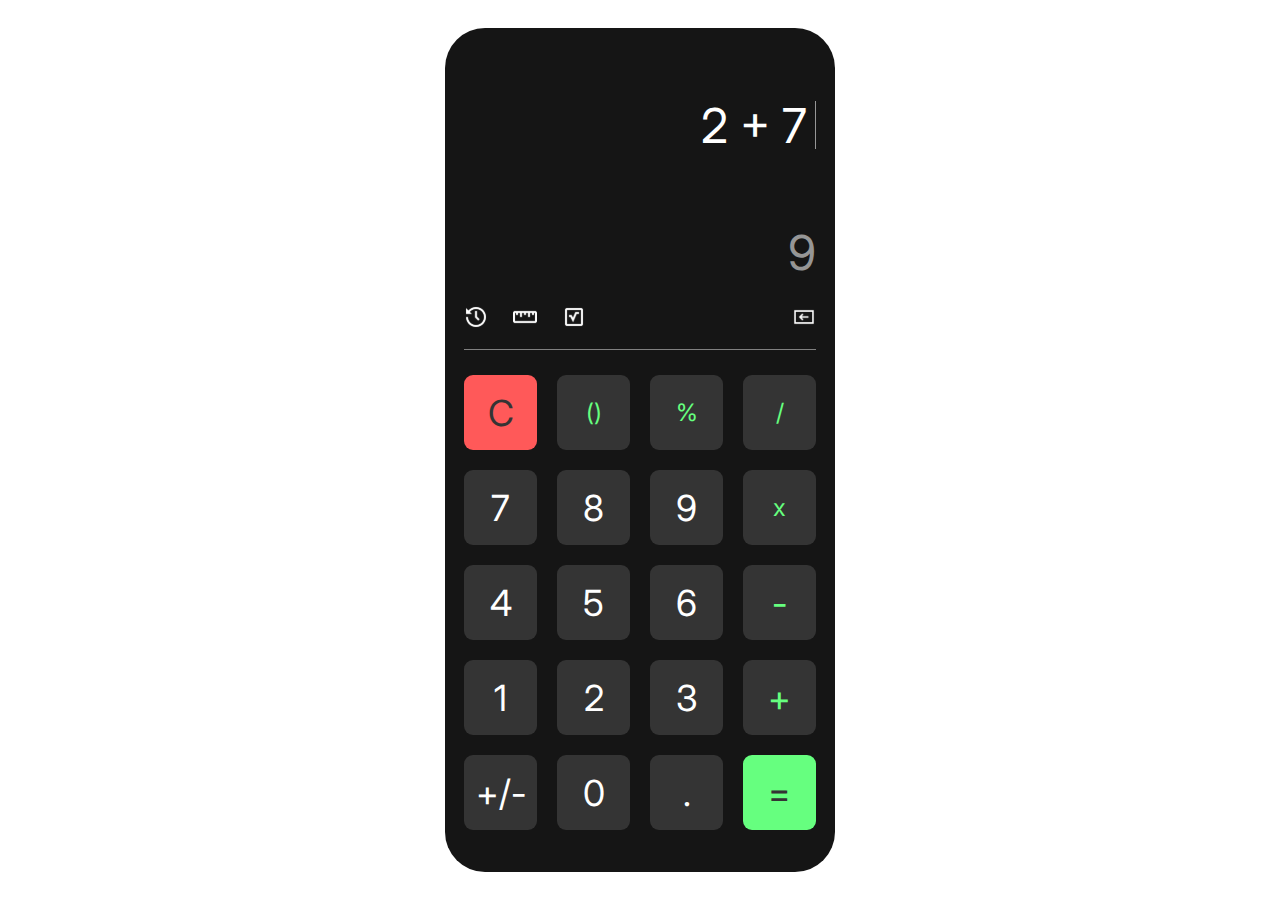
<file: calculator-ui/index.html>
<!DOCTYPE html>
<html lang="en">
  <head>
    <meta charset="UTF-8" />
    <meta name="viewport" content="width=device-width, initial-scale=1.0" />
    <link rel="stylesheet" href="./style.css" />
    <link rel="preconnect" href="https://fonts.googleapis.com" />
    <link rel="preconnect" href="https://fonts.gstatic.com" crossorigin />
    <link
      href="https://fonts.googleapis.com/css2?family=Inter:wght@100..900&display=swap"
      rel="stylesheet"
    />
    <title>Document</title>
  </head>
  <body>
    <div class="wrapper">
      <div class="main-container">
        <div class="screen">
          <div class="calculation">2 + 7</div>
          <div class="result">9</div>
          <div class="footer">
            <div class="left">
              <img src="./img/time.svg" alt="time" />
              <img src="./img/ruler.svg" alt="ruler" />
              <img src="./img/root.svg" alt="root" />
            </div>
            <div class="right">
              <img src="./img/backspace.svg" alt="backspace" />
            </div>
          </div>
        </div>
        <div class="buttons">
          <ul>
            <li id="reset" class="icons">C</li>
            <li class="icons icons-small">()</li>
            <li class="icons icons-small">%</li>
            <li class="icons icons-small">/</li>
            <li>7</li>
            <li>8</li>
            <li>9</li>
            <li class="icons icons-small">x</li>
            <li>4</li>
            <li>5</li>
            <li>6</li>
            <li class="icons">-</li>
            <li>1</li>
            <li>2</li>
            <li>3</li>
            <li class="icons">+</li>
            <li>+/-</li>
            <li>0</li>
            <li>.</li>
            <li id="equals" class="icons">=</li>
          </ul>
        </div>
      </div>
    </div>
  </body>
</html>
</file>
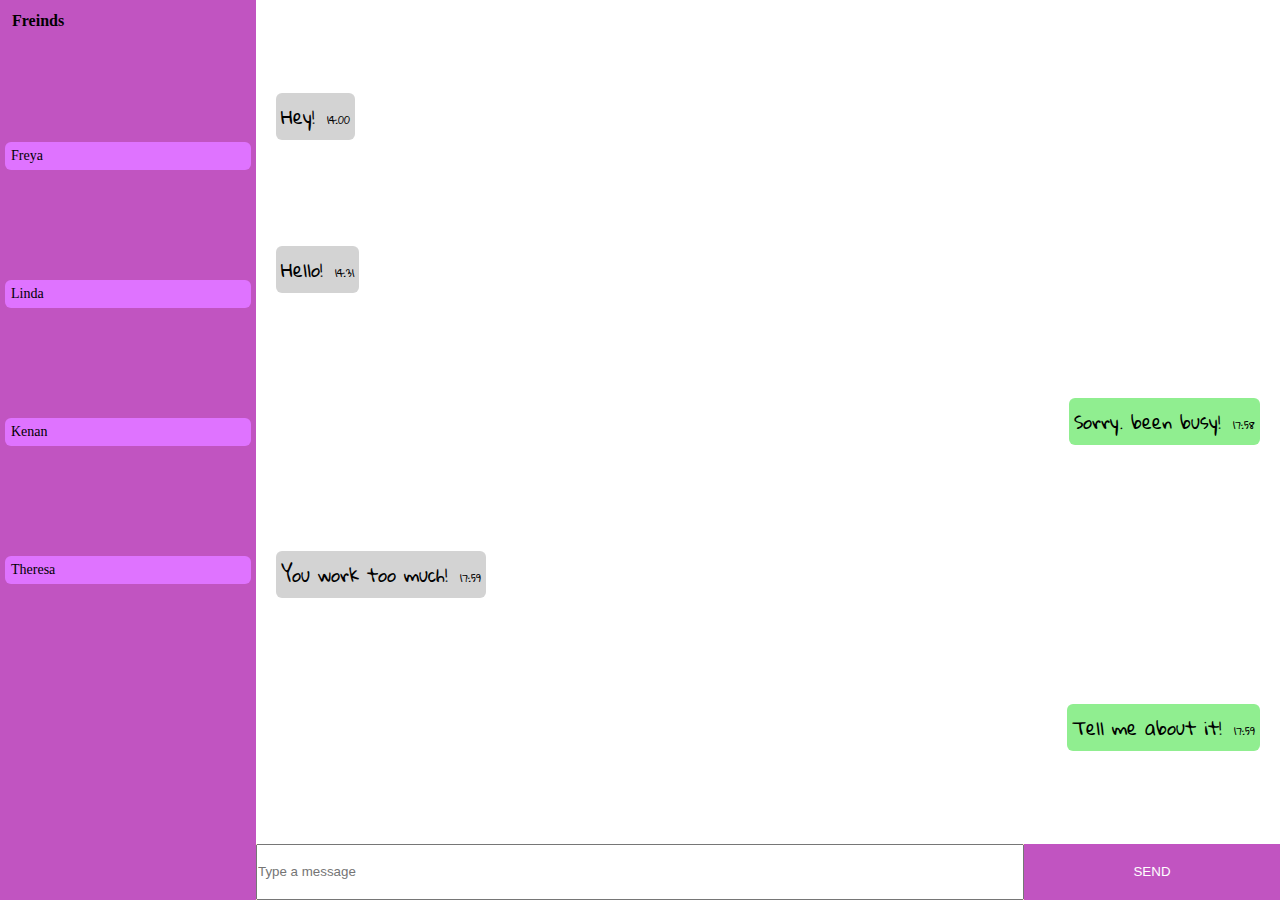
<file: CSS Grid/index.html>
<!DOCTYPE html>
<html lang="en">
  <head>
    <meta charset="UTF-8" />
    <meta name="viewport" content="width=device-width, initial-scale=1.0" />
    <link rel="preconnect" href="https://fonts.googleapis.com" />
    <link rel="preconnect" href="https://fonts.gstatic.com" crossorigin />
    <link
      href="https://fonts.googleapis.com/css2?family=Gloria+Hallelujah&display=swap"
      rel="stylesheet"
    />
    <link rel="stylesheet" href="style.css" />
    <title>Document</title>
  </head>
  <body>
    <div id="container">
      <div class="contacts">
        <h2>Freinds</h2>
        <div class="contacts-list">
          <div class="contact-item">Freya</div>
          <div class="contact-item">Linda</div>
          <div class="contact-item">Kenan</div>
          <div class="contact-item">Theresa</div>
        </div>
      </div>
      <div class="messages">
        <div class="received">
          <p class="message-item">Hey!<span>14:00</span></p>
        </div>
        <div class="received">
          <p class="message-item">Hello!<span>14:31</span></p>
        </div>
        <div class="sent">
          <p class="message-item">Sorry. been busy!<span>17:58</span></p>
        </div>
        <div class="received">
          <p class="message-item">You work too much!<span>17:59</span></p>
        </div>
        <div class="sent">
          <p class="message-item">Tell me about it!<span>17:59</span></p>
        </div>
      </div>

      <div class="msg-input">
        <input type="text" placeholder="Type a message" />
        <button>send</button>
      </div>
    </div>
  </body>
</html>
</file>
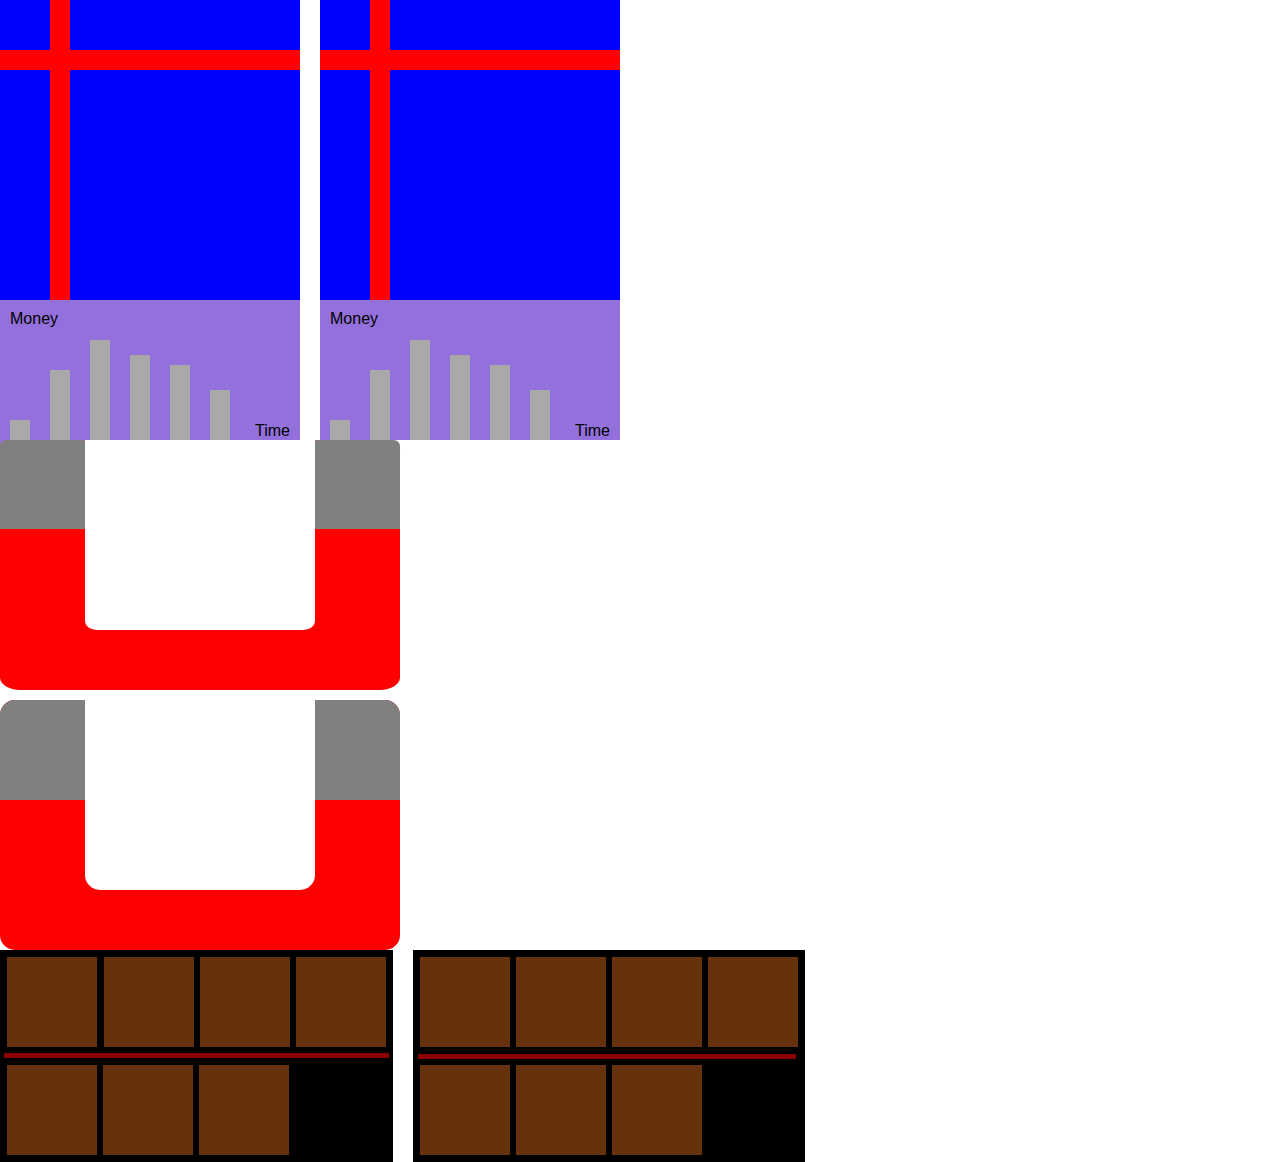
<file: css-positioning-exercises/index.html>
<!DOCTYPE html>
<html lang="en">
  <head>
    <meta charset="UTF-8" />
    <meta name="viewport" content="width=device-width, initial-scale=1.0" />
    <title>Document</title>
    <link rel="stylesheet" href="style.css" />
  </head>
  <body>
    <div class="exercise">
      <div id="parent">
        <div class="child" id="child-1"></div>
        <div class="child" id="child-2"></div>
      </div>
      <div class="container1">
        <div class="block1"></div>
        <div class="block2"></div>
        <div class="block3"></div>
        <div class="block4"></div>
      </div>
    </div>
    <div class="exercise">
      <div id="background">
        <div class="text" id="money">Money</div>
        <div class="text" id="time">Time</div>
        <div class="bar" id="bar-1"></div>
        <div class="bar" id="bar-2"></div>
        <div class="bar" id="bar-3"></div>
        <div class="bar" id="bar-4"></div>
        <div class="bar" id="bar-5"></div>
        <div class="bar" id="bar-6"></div>
      </div>
      <div class="container2">
        <div class="title">Money</div>
        <div class="subTitle">Time</div>
        <div class="myBar" id="myBar1"></div>
        <div class="myBar" id="myBar2"></div>
        <div class="myBar" id="myBar3"></div>
        <div class="myBar" id="myBar4"></div>
        <div class="myBar" id="myBar5"></div>
        <div class="myBar" id="myBar6"></div>
      </div>
    </div>
    <div id="red-background">
      <div class="silver-edges" id="edge-1"></div>
      <div class="silver-edges" id="edge-2"></div>
      <div id="white-space"></div>
    </div>
    <div class="exercise">
      <div class="container3">
        <div class="block-gray"></div>
        <div class="block-white"></div>
      </div>
    </div>
    <div class="exercise">
      <div id="chocolate">
        <div class="block" id="block-1"></div>
        <div class="block" id="block-2"></div>
        <div class="block" id="block-3"></div>
        <div class="block" id="block-4"></div>
        <div id="middle"></div>
        <div class="block" id="block-5"></div>
        <div class="block" id="block-6"></div>
        <div class="block" id="block-7"></div>
      </div>
      <div class="container4">
        <div class="row" id="rowTop">
          <div class="innerBlock"></div>
          <div class="innerBlock"></div>
          <div class="innerBlock"></div>
          <div class="innerBlock"></div>
        </div>
        <span class="redLine"></span>
        <div class="row" id="rowBottom">
          <div class="innerBlock"></div>
          <div class="innerBlock"></div>
          <div class="innerBlock"></div>
        </div>
      </div>
    </div>
  </body>
</html>
</file>
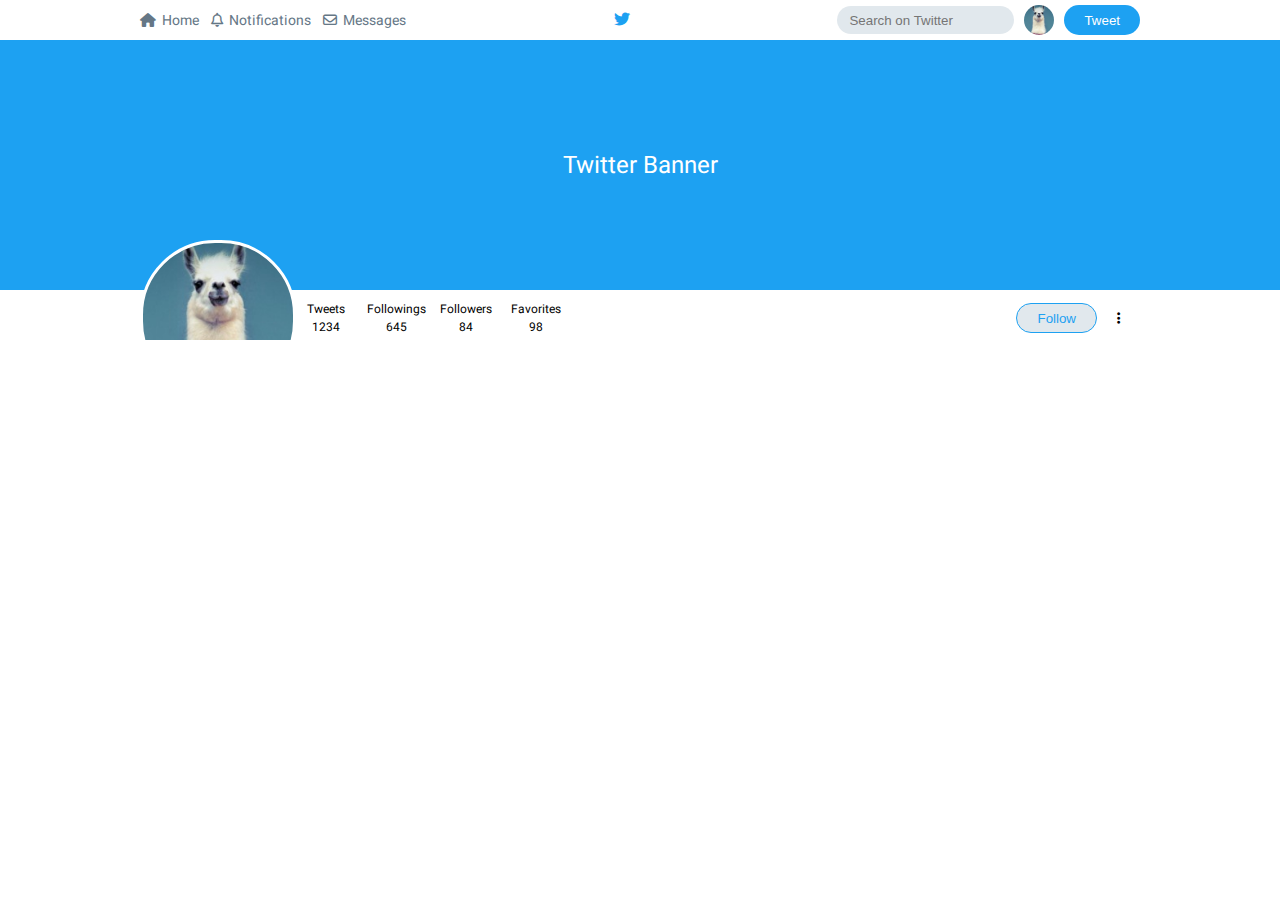
<file: tweeter/index.html>
<!DOCTYPE html>
<html lang="en">
  <head>
    <meta charset="UTF-8" />
    <meta name="viewport" content="width=device-width, initial-scale=1.0" />
    <link rel="stylesheet" href="style.css" />
    <link
      href="https://fonts.googleapis.com/css2?family=Heebo:wght@400;500;700&display=swap"
      rel="stylesheet"
    />
    <link
      rel="stylesheet"
      href="https://cdnjs.cloudflare.com/ajax/libs/font-awesome/6.0.0-beta2/css/all.min.css"
    />
    <title>Document</title>
  </head>
  <body>
    <div class="wrapper">
      <header>
        <div class="nav">
          <ul>
            <li><i class="fa-solid fa-house"></i>Home</li>
            <li><i class="fa-regular fa-bell"></i>Notifications</li>
            <li><i class="fa-regular fa-envelope"></i>Messages</li>
          </ul>
        </div>
        <div class="logo"><i class="fa-brands fa-twitter"></i></div>
        <div class="right-panel">
          <input type="text" placeholder="Search on Twitter" />
          <img class="avatar" src="./img/avatar.png" alt="" />
          <button>Tweet</button>
        </div>
      </header>
      <section class="banner">Twitter Banner</section>
      <section class="main">
        <div>
          <div class="avatar"></div>
          <div class="stats">
            <div class="stats-item">
              <div>Tweets</div>
              <div>1234</div>
            </div>
            <div class="stats-item">
              <div>Followings</div>
              <div>645</div>
            </div>
            <div class="stats-item">
              <div>Followers</div>
              <div>84</div>
            </div>
            <div class="stats-item">
              <div>Favorites</div>
              <div>98</div>
            </div>
          </div>
        </div>
        <div class="right-panel">
          <button class="follow">Follow</button>
          <button class="more">
            <i class="fa-solid fa-ellipsis-vertical"></i>
          </button>
        </div>
      </section>
    </div>
  </body>
</html>
</file>
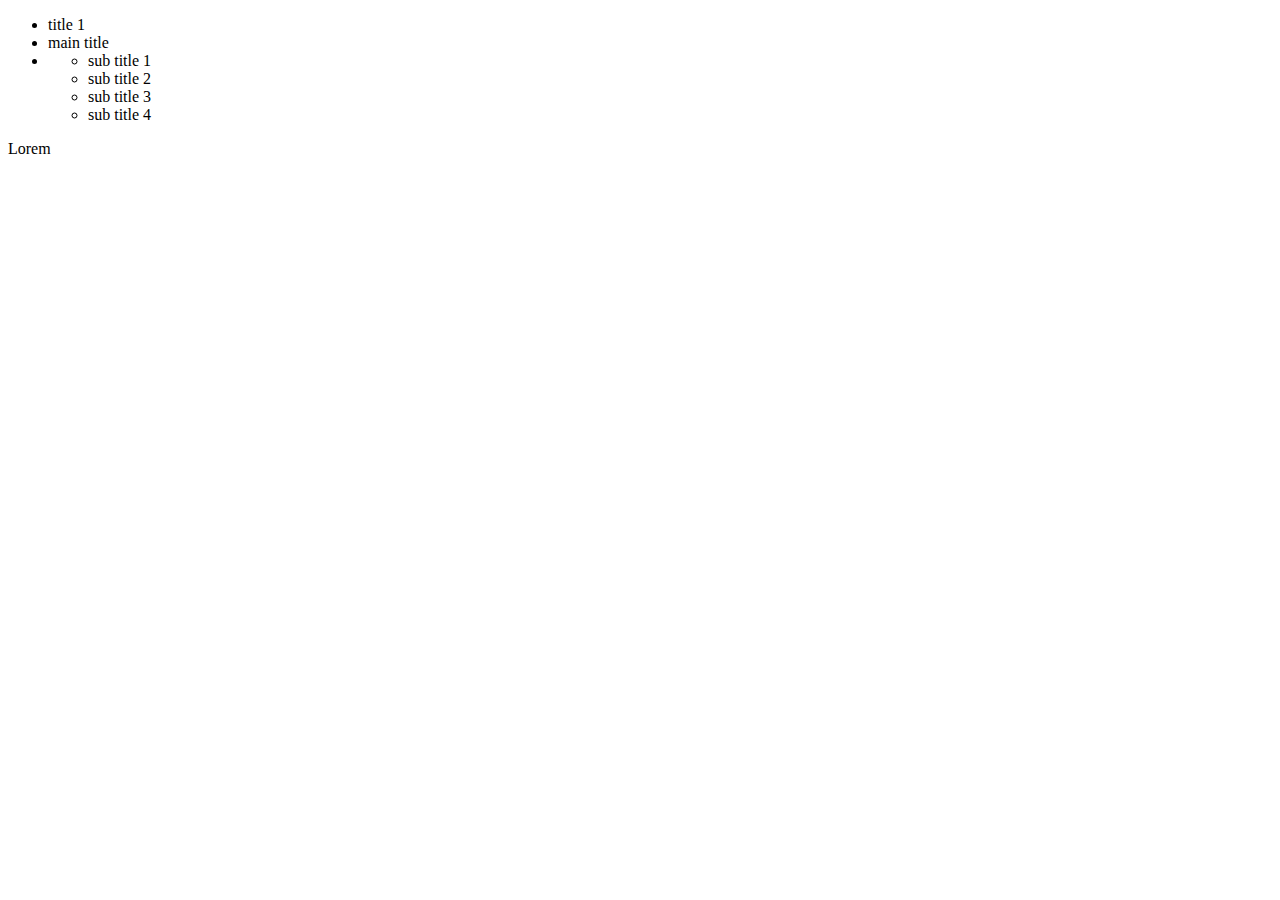
<file: js_exercises_04/index37.html>
<!DOCTYPE html>
<html lang="en">
  <head>
    <meta charset="UTF-8" />
    <meta name="viewport" content="width=device-width, initial-scale=1.0" />
    <title>Document</title>
    <script src="./37.js" defer></script>
  </head>
  <body>
    <ul>
      <li>title 1</li>
      <li class="start-here">title 2</li>
      <li>
        <ul>
          <li>sub title 1</li>
          <li>sub title 2</li>
          <li>sub title 3</li>
        </ul>
      </li>
      <li>title 3</li>
    </ul>
    <div>
      <p>Hello World!</p>
    </div>
  </body>
</html>
</file>
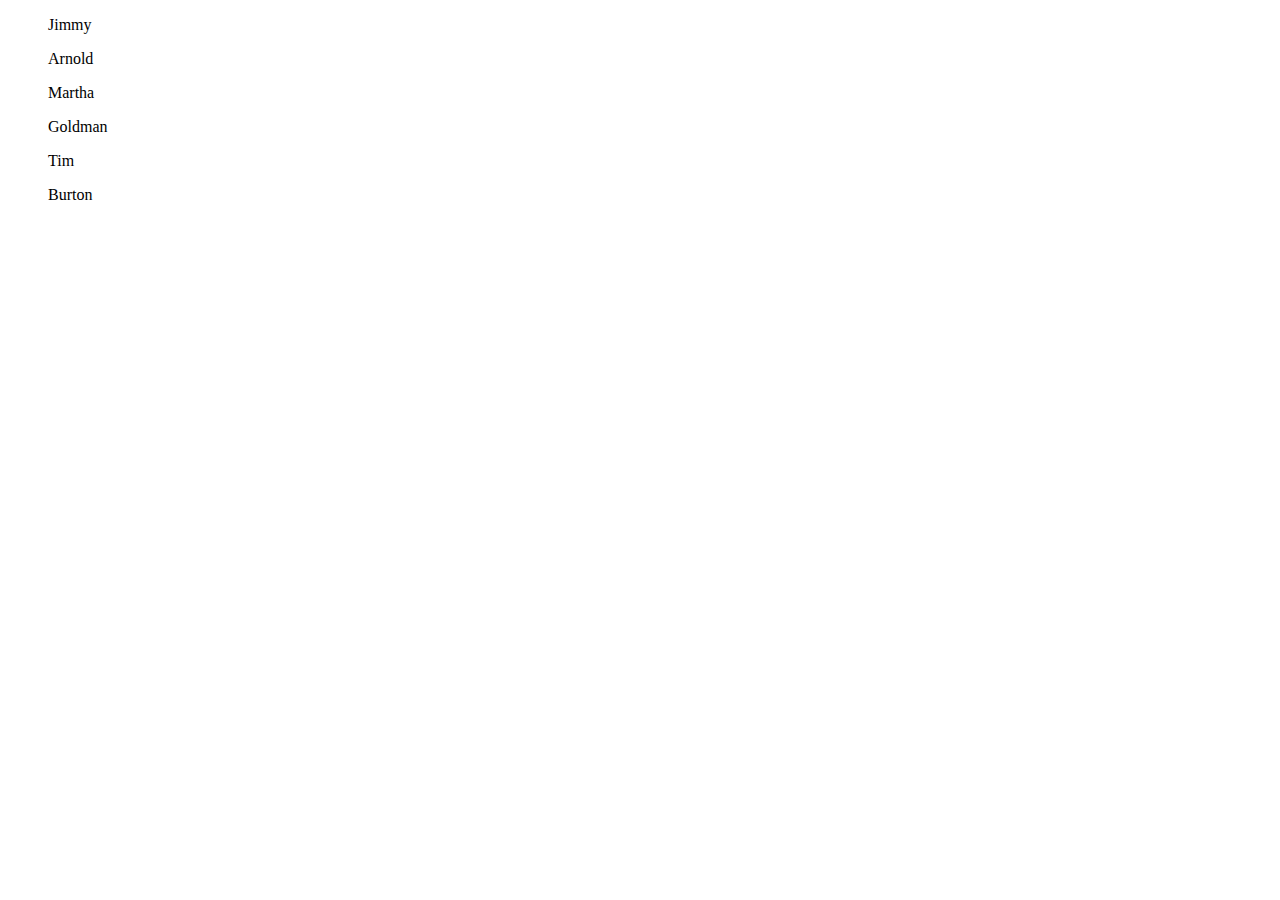
<file: js_exercises_04/index38.html>
<!DOCTYPE html>
<html lang="en">
  <head>
    <meta charset="UTF-8" />
    <meta name="viewport" content="width=device-width, initial-scale=1.0" />
    <script defer src="./38.js"></script>
    <title>Document</title>
  </head>
  <body>
    <ul id="users"></ul>
  </body>
</html>
</file>
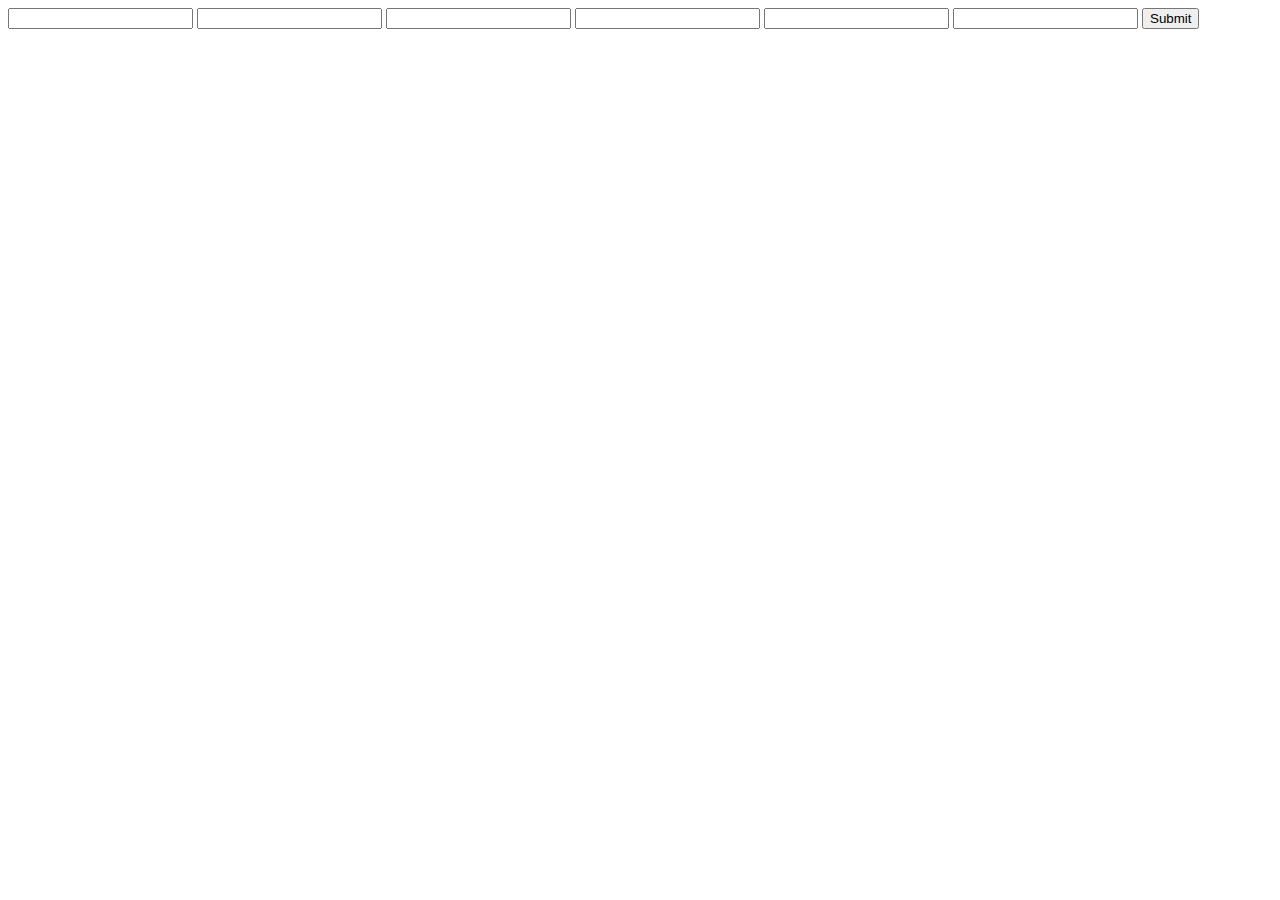
<file: js_exercises_04/index39.html>
<!DOCTYPE html>
<html lang="en">
  <head>
    <meta charset="UTF-8" />
    <meta name="viewport" content="width=device-width, initial-scale=1.0" />
    <script defer src="./39.js"></script>
    <title>Document</title>
  </head>
  <body>
    <form id="form">
      <input type="text" maxlength="1" />
      <input type="text" maxlength="1" />
      <input type="text" maxlength="1" />
      <input type="text" maxlength="1" />
      <input type="text" maxlength="1" />
      <input type="text" maxlength="1" />
      <button type="submit">Submit</button>
    </form>
  </body>
</html>
</file>
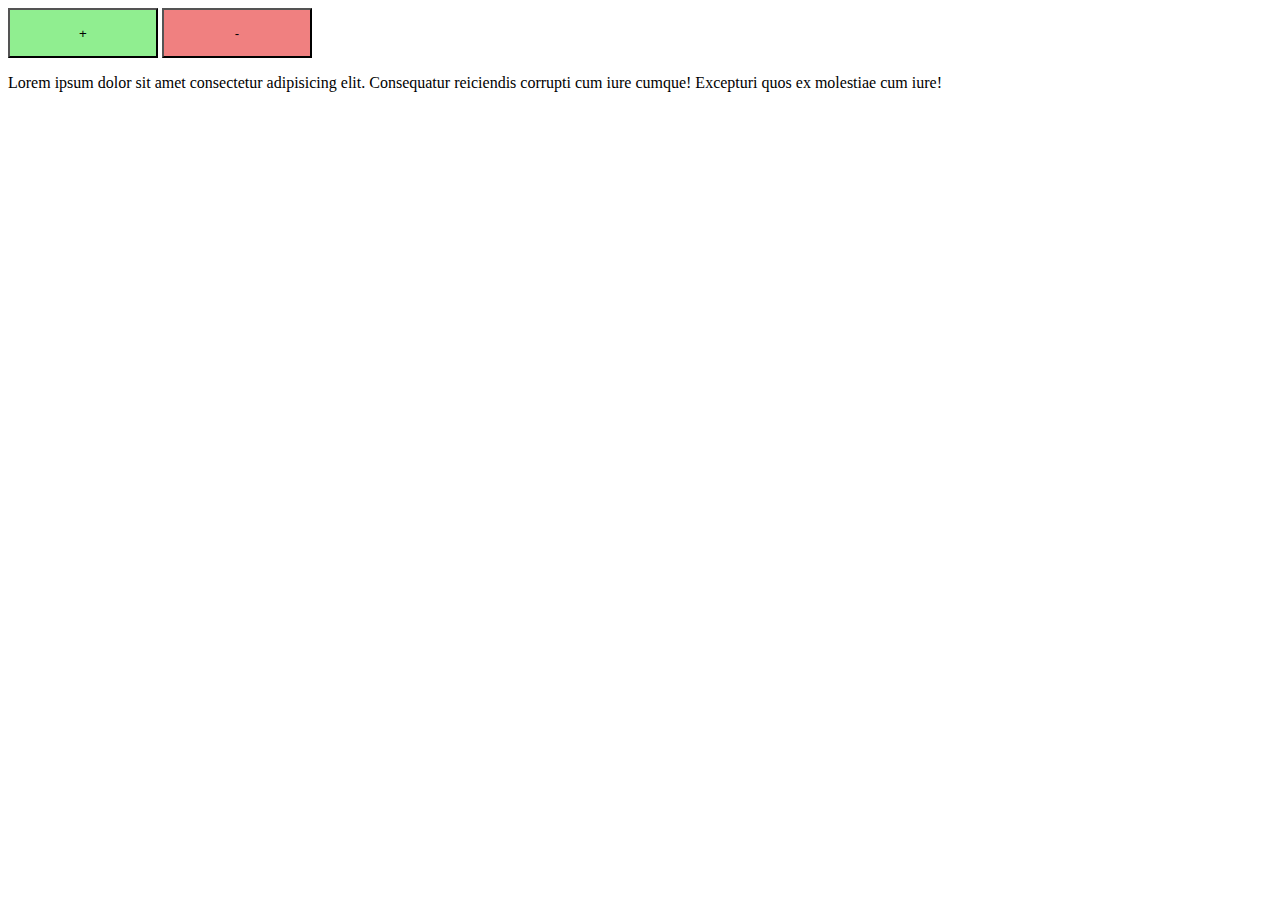
<file: js_exercises_04/index40.html>
<!DOCTYPE html>
<html lang="en">
  <head>
    <meta charset="UTF-8" />
    <meta name="viewport" content="width=device-width, initial-scale=1.0" />
    <script defer src="./40.js"></script>
    <title>Document</title>
  </head>
  <body>
    <button
      id="increase"
      style="width: 150px; height: 50px; background-color: lightgreen"
    >
      +
    </button>
    <button
      id="decrease"
      style="width: 150px; height: 50px; background-color: lightcoral"
    >
      -
    </button>
    <p>
      Lorem ipsum dolor sit amet consectetur adipisicing elit. Consequatur
      reiciendis corrupti cum iure cumque! Excepturi quos ex molestiae cum iure!
    </p>
  </body>
</html>
</file>
<file: calculator-ui/style.css>
body {
  padding: 0;
  margin: 0;
}

.wrapper {
  display: flex;
  align-items: center;
  justify-content: center;
  height: 100vh;
}

.main-container {
  width: 390px;
  height: 844px;
  background-color: #151515;
  border-radius: 40px;
  padding: 0 19px;
  box-sizing: border-box;
}

.screen {
  width: 100%;
  height: 322px;
  border-bottom: 1px solid gray;
  box-sizing: border-box;
  display: flex;
  flex-direction: column;
  justify-content: space-evenly;
  align-items: end;
  position: relative;
}

.screen .calculation {
  color: #ffffff;
  font-family: 'Inter', sans-serif;
  font-size: 48px;
  font-weight: 400;
}

.screen .calculation::after {
  content: '';
  display: inline-block;
  transform: translateY(6px);
  margin-left: 8px;
  width: 1px;
  height: 48px;
  background-color: #969696;
}

.screen .result {
  color: #969696;
  font-family: 'Inter', sans-serif;
  font-size: 48px;
  font-weight: 400;
}

.screen .footer {
  width: 100%;
  height: 24px;
  position: absolute;
  bottom: 20px;
  display: flex;
  justify-content: space-between;
}

.screen .footer .left {
  display: flex;
  gap: 25px;
}

.screen .footer .left img,
.screen .footer .right img {
  width: 24px;
  height: 24px;
}

.buttons {
  margin-top: 25px;
}

.buttons ul {
  display: flex;
  flex-wrap: wrap;
  gap: 20px;
  padding: 0;
}

.buttons ul li {
  width: 73px;
  height: 75px;
  border-radius: 9px;
  background-color: #343434;
  display: flex;
  align-items: center;
  justify-content: center;
  color: #ffffff;
  font-family: 'Inter', sans-serif;
  font-size: 36px;
  font-weight: 400;
}

.buttons ul .icons {
  color: #66ff7f;
}

.buttons ul .icons-small {
  font-size: 24px;
}

.buttons ul #reset {
  background-color: #ff5959;
  color: #343434;
}

.buttons ul #equals {
  background-color: #66ff7f;
  color: #343434;
}
</file>
<file: CSS Grid/style.css>
* {
  padding: 0;
  margin: 0;
}

#container {
  height: 100vh;
  display: grid;
  grid-template-columns: 1fr 4fr;
  grid-template-rows: 15fr 1fr;
  grid-template-areas:
    'contacts messages'
    'contacts msg-inpit';
}

.contacts {
  grid-area: contacts;
  background-color: #c154c1;
}

.contacts h2 {
  padding: 12px;
  font-size: 16px;
}

.contacts-list {
  display: grid;
  grid-template-columns: 1fr;
  gap: 10px;
  background-color: inherit;
}

.contact-item {
  margin: 100px 5px 0;
  background-color: #df73ff;
  border-radius: 6px;
  padding: 6px;
  font-size: 14px;
}

.messages {
  grid-area: messages;
  display: grid;
  grid-template-columns: 1fr;
  grid-template-rows: repeat(5, 1fr);
  padding: 40px 20px;
  align-items: center;
}

.sent {
  display: grid;
  justify-items: end;
}

.sent p {
  background-color: lightgreen;
}

.received {
  display: grid;
  justify-items: start;
}

.received p {
  background-color: lightgrey;
}

.message-item {
  width: max-content;
  background-color: lightgrey;
  padding: 5px;
  border-radius: 2px;
  font-size: 18px;
  border-radius: 6px;
  font-family: 'Gloria Hallelujah';
}

.message-item span {
  margin-left: 12px;
  font-size: 10px;
}
.msg-input {
  grid-area: msg-inpit;
  background-color: wheat;
  display: grid;
  grid-template-columns: 3fr 1fr;
}

.msg-input button {
  background-color: #c154c1;
  color: white;
  text-transform: uppercase;
  border: none;
}
.msg-input button {
  background-color: #c154c1;
  border: none;
}
</file>
<file: css-positioning-exercises/style.css>
* {
  padding: 0;
  margin: 0;
}

.exercise {
  display: flex;
  gap: 20px;
}

/**Part 1
*/

#parent {
  display: inline-block;
  background-color: blue;
  width: 300px;
  height: 300px;
}

.child {
  background-color: red;
}

#child-1 {
  position: absolute;
  width: 300px;
  height: 20px;
  top: 50px;
}

#child-2 {
  position: absolute;
  height: 300px;
  width: 20px;
  left: 50px;
}

/**My version
*/

.container1 {
  width: 300px;
  height: 300px;
  background-color: red;
  position: relative;
}

.block1 {
  width: 50px;
  height: 50px;
  background-color: blue;
}
.block2 {
  width: 230px;
  height: 50px;
  position: absolute;
  right: 0;
  top: 0;
  background-color: blue;
}
.block3 {
  width: 50px;
  height: 230px;
  position: absolute;
  bottom: 0;
  background-color: blue;
}
.block4 {
  width: 230px;
  height: 230px;
  position: absolute;
  right: 0;
  bottom: 0;
  background-color: blue;
}

/**Part 2
*/

#background {
  background-color: mediumpurple;
  height: 150px;
  width: 300px;
  position: relative;
}

.text {
  color: black;
  font-family: sans-serif;
}

#money {
  position: absolute;
  left: 10px;
  top: 10px;
}

#time {
  position: absolute;
  bottom: 10px;
  right: 10px;
}

.bar {
  width: 20px;
  background-color: darkgrey;
}

#bar-1 {
  height: 20px;
  position: absolute;
  bottom: 10px;
  left: 10px;
}

#bar-2 {
  height: 70px;
  position: absolute;
  bottom: 10px;
  left: 50px;
}

#bar-3 {
  height: 100px;
  position: absolute;
  bottom: 10px;
  left: 90px;
}

#bar-4 {
  height: 85px;
  position: absolute;
  bottom: 10px;
  left: 130px;
}

#bar-5 {
  height: 75px;
  position: absolute;
  bottom: 10px;
  left: 170px;
}

#bar-6 {
  height: 50px;
  position: absolute;
  bottom: 10px;
  left: 210px;
}

/**My version
*/

.container2 {
  width: 300px;
  height: 140px;
  font-family: sans-serif;
  background-color: mediumpurple;
  position: relative;
  display: flex;
  align-items: flex-end;
}

.title {
  position: absolute;
  top: 10px;
  left: 10px;
}
.subTitle {
  position: absolute;
  bottom: 0px;
  right: 10px;
}

.myBar {
  margin: 0 10px;
  width: 20px;
  height: 50px;
  background-color: darkgrey;
}
#myBar1 {
  height: 20px;
}
#myBar2 {
  height: 70px;
}
#myBar3 {
  height: 100px;
}
#myBar4 {
  height: 85px;
}
#myBar5 {
  height: 75px;
}
#myBar6 {
  height: 50px;
}

/**Part 3
*/

#red-background {
  background-color: red;
  width: 400px;
  height: 250px;
  border-radius: 5%;
  position: relative;
  bottom: 10px;
}

.silver-edges {
  background-color: grey;
  height: 85px;
  width: 85px;
  border-top-left-radius: 7%;
  border-top-right-radius: 7%;
  border: 2px solid grey;
}

#edge-1 {
  position: absolute;
  right: 0;
}

#white-space {
  width: 230px;
  height: 190px;
  background-color: white;
  position: absolute;
  top: 0;
  left: 85px;
  border-bottom-right-radius: 5%;
  border-bottom-left-radius: 5%;
}

/**My version
*/

.container3 {
  height: 250px;
  width: 400px;
  background-color: red;
  position: relative;
  border-radius: 15px;
  overflow: hidden;
}
.block-gray {
  height: 100px;
  background-color: gray;
}
.block-white {
  position: absolute;
  width: 230px;
  height: 190px;
  background-color: white;
  top: 0;
  left: 50%;
  transform: translateX(-50%);
  border-radius: 0 0 15px 15px;
}

/** Part 4
*/

#chocolate {
  background-color: black;
  display: inline-block;
  padding: 4px;
}
#middle {
  background-color: darkred;
  height: 5px;
  width: 385px;
  margin-top: 6px;
  margin-bottom: 4px;
}
.block {
  background-color: #66320e;
  width: 90px;
  height: 90px;
  margin: 3px;
}
#block-1 {
  float: right;
}
#block-2 {
  float: right;
}
#block-3 {
  float: right;
}
#block-5 {
  float: left;
}
#block-6 {
  float: left;
}
#block-7 {
  float: left;
}
/**My version
*/

.container4 {
  background-color: black;
  padding: 7px;
  display: flex;
  flex-direction: column;
  justify-content: space-between;
  position: relative;
}
.row {
  width: max-content;
  min-height: 50px;
  display: flex;
  gap: 6px;
}
.innerBlock {
  width: 90px;
  height: 90px;
  background-color: #66320e;
}
.redLine {
  width: 100%;
  margin: -2px;
  height: 5px;
  background-color: darkred;
}
</file>
<file: tweeter/style.css>
* {
  margin: 0px;
  padding: 0px;
}

body {
  font-family: 'Heebo', sans-serif;
}

.wrapper {
  height: 340px;
  overflow: hidden;
}

header {
  max-width: 1000px;
  height: 40px;
  margin: 0 auto;
  display: flex;
  justify-content: space-between;
  align-items: center;
}

header .nav ul {
  display: flex;
  gap: 12px;
  list-style-type: none;
}

header .nav ul li {
  font-size: 14px;
  color: #657786;
}

header .nav ul li i {
  margin-right: 6px;
}

header .logo {
  color: #1da1f2;
}

header .right-panel {
  display: flex;
  align-items: center;
  gap: 10px;
}

header .right-panel input {
  height: 28px;
  border-radius: 15px;
  border: none;
  background-color: #e1e8ed;
}

header .right-panel input::placeholder {
  padding-left: 12px;
}

header .right-panel .avatar {
  width: 30px;
  height: 30px;
  border-radius: 50%;
}

header .right-panel button {
  height: 30px;
  background-color: #1da1f2;
  border: none;
  border-radius: 15px;
  padding: 0 20px;
  color: white;
}
.banner {
  width: 100%;
  height: 250px;
  background-color: #1da1f2;
  display: flex;
  align-items: center;
  justify-content: center;
  color: white;
  font-size: 24px;
}

.main {
  max-width: 1000px;
  margin: 0 auto;
  display: flex;
  align-items: center;
  justify-content: space-between;
  position: relative;
  top: -50px;
}

.main div {
  display: flex;
  align-items: center;
}

.main .stats {
  display: flex;
  gap: 10px;
}

.main .stats .stats-item {
  width: 60px;
  display: flex;
  flex-direction: column;
  align-items: center;
  font-size: 12px;
}

.main .avatar {
  width: 150px;
  height: 150px;
  border-radius: 75px;
  border: 3px solid white;
  background-image: url('./img/avatar.png');
  background-position: center;
  background-size: cover;
}

.main .right-panel .follow {
  height: 30px;
  background-color: #e1e8ed;
  border: 1px solid #1da1f2;
  border-radius: 15px;
  padding: 0 20px;
  color: #1da1f2;
}
.main .right-panel .more {
  height: 30px;
  padding: 0 20px;
  background-color: inherit;
  border: none;
}
</file>
